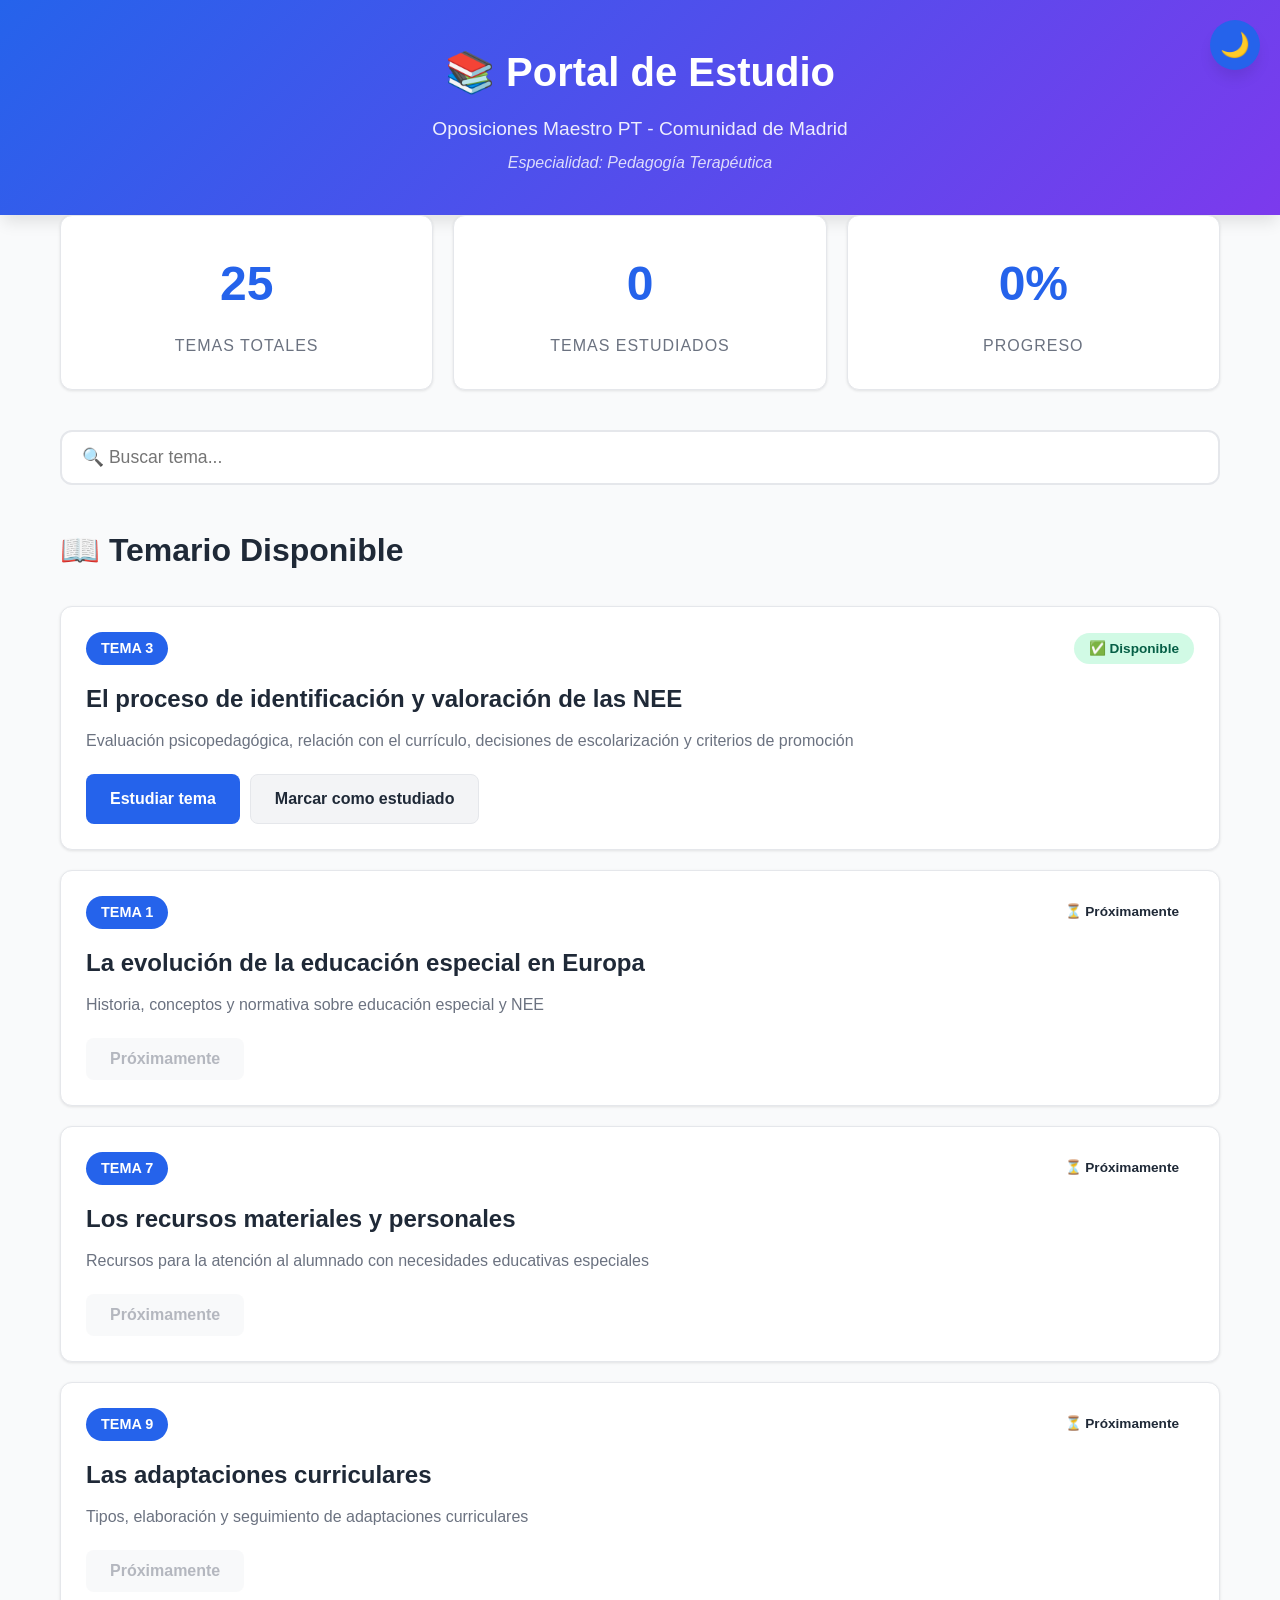
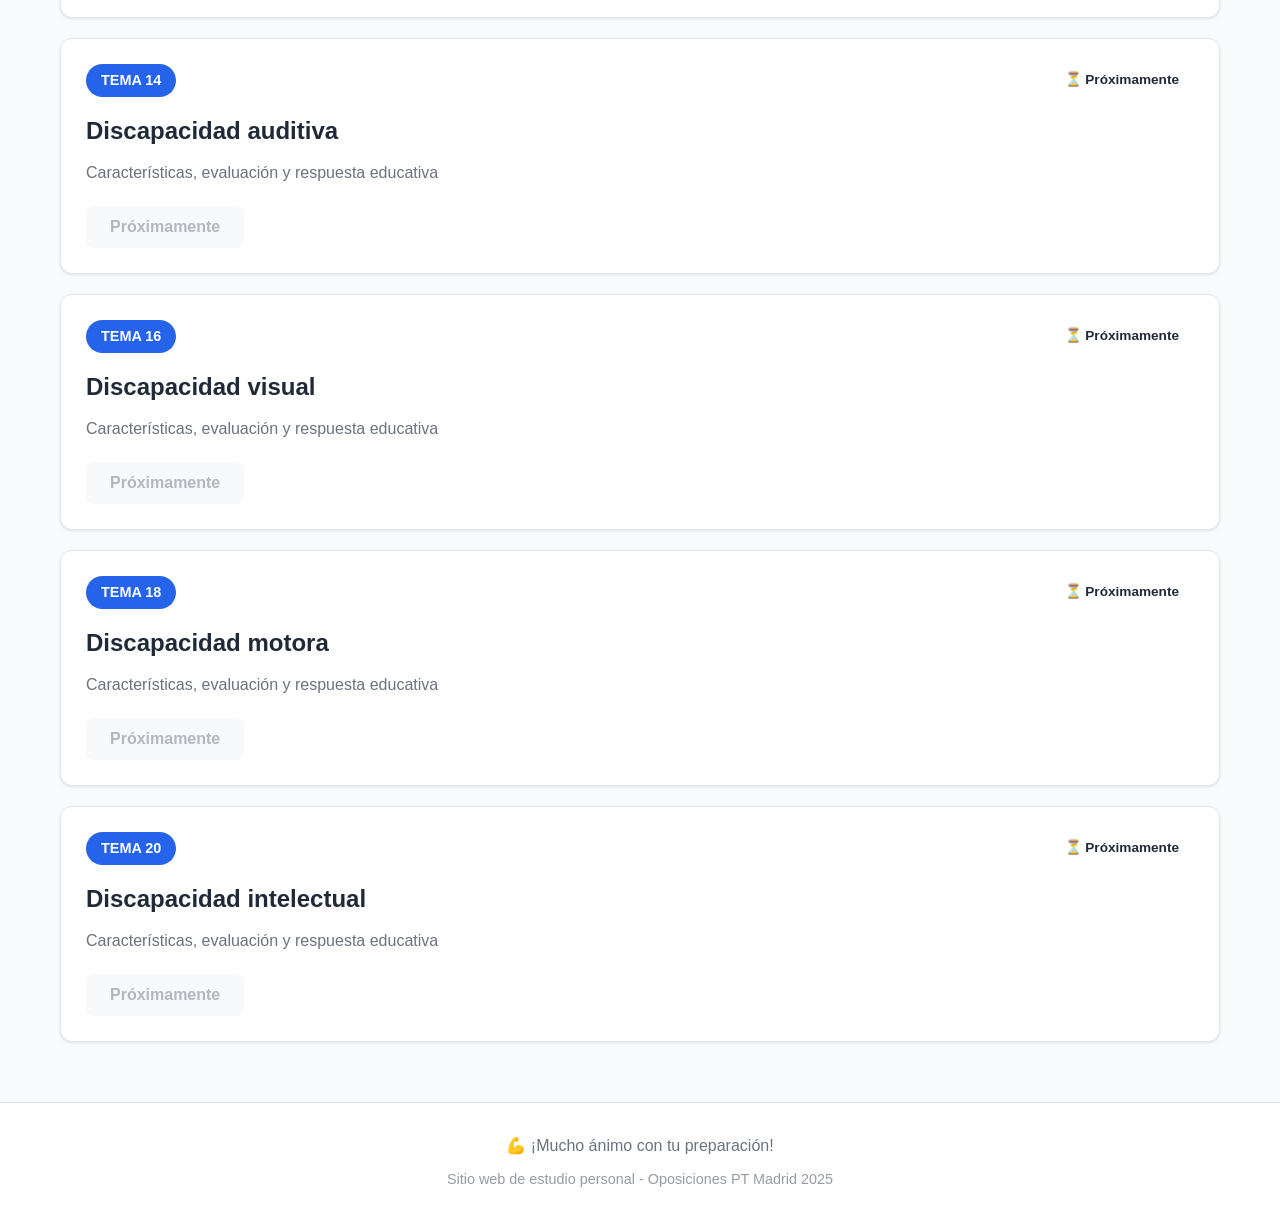
<file: index.html>
<!DOCTYPE html>
<html lang="es">
<head>
    <meta charset="UTF-8">
    <meta name="viewport" content="width=device-width, initial-scale=1.0">
    <title>Oposiciones PT Madrid - Portal de Estudio</title>
    <link rel="stylesheet" href="css/styles.css">
</head>
<body>
    <div class="theme-toggle" onclick="toggleTheme()" title="Cambiar tema">
        <span class="theme-icon">🌙</span>
    </div>

    <header>
        <div class="container">
            <h1>📚 Portal de Estudio</h1>
            <p class="subtitle">Oposiciones Maestro PT - Comunidad de Madrid</p>
            <p class="specialty">Especialidad: Pedagogía Terapéutica</p>
        </div>
    </header>

    <main class="container">
        <section class="stats-section">
            <div class="stat-card">
                <div class="stat-number" id="total-temas">25</div>
                <div class="stat-label">Temas totales</div>
            </div>
            <div class="stat-card">
                <div class="stat-number" id="temas-estudiados">1</div>
                <div class="stat-label">Temas estudiados</div>
            </div>
            <div class="stat-card">
                <div class="stat-number" id="progreso">4%</div>
                <div class="stat-label">Progreso</div>
            </div>
        </section>

        <section class="search-section">
            <input type="text" id="search-input" class="search-input" placeholder="🔍 Buscar tema...">
        </section>

        <section class="temas-section" id="temas-container">
            <h2>📖 Temario Disponible</h2>
            
            <div class="tema-card" data-tema="3">
                <div class="tema-header">
                    <span class="tema-numero">TEMA 3</span>
                    <span class="tema-status estudiado">✅ Disponible</span>
                </div>
                <h3 class="tema-titulo">El proceso de identificación y valoración de las NEE</h3>
                <p class="tema-descripcion">
                    Evaluación psicopedagógica, relación con el currículo, decisiones de escolarización y criterios de promoción
                </p>
                <div class="tema-footer">
                    <a href="tema-03.html" class="btn-primary">Estudiar tema</a>
                    <button class="btn-secondary" onclick="marcarEstudiado(3)">Marcar como estudiado</button>
                </div>
            </div>

            <div class="tema-card" data-tema="1">
                <div class="tema-header">
                    <span class="tema-numero">TEMA 1</span>
                    <span class="tema-status">⏳ Próximamente</span>
                </div>
                <h3 class="tema-titulo">La evolución de la educación especial en Europa</h3>
                <p class="tema-descripcion">
                    Historia, conceptos y normativa sobre educación especial y NEE
                </p>
                <div class="tema-footer">
                    <button class="btn-disabled" disabled>Próximamente</button>
                </div>
            </div>

            <div class="tema-card" data-tema="7">
                <div class="tema-header">
                    <span class="tema-numero">TEMA 7</span>
                    <span class="tema-status">⏳ Próximamente</span>
                </div>
                <h3 class="tema-titulo">Los recursos materiales y personales</h3>
                <p class="tema-descripcion">
                    Recursos para la atención al alumnado con necesidades educativas especiales
                </p>
                <div class="tema-footer">
                    <button class="btn-disabled" disabled>Próximamente</button>
                </div>
            </div>

            <div class="tema-card" data-tema="9">
                <div class="tema-header">
                    <span class="tema-numero">TEMA 9</span>
                    <span class="tema-status">⏳ Próximamente</span>
                </div>
                <h3 class="tema-titulo">Las adaptaciones curriculares</h3>
                <p class="tema-descripcion">
                    Tipos, elaboración y seguimiento de adaptaciones curriculares
                </p>
                <div class="tema-footer">
                    <button class="btn-disabled" disabled>Próximamente</button>
                </div>
            </div>

            <div class="tema-card" data-tema="14">
                <div class="tema-header">
                    <span class="tema-numero">TEMA 14</span>
                    <span class="tema-status">⏳ Próximamente</span>
                </div>
                <h3 class="tema-titulo">Discapacidad auditiva</h3>
                <p class="tema-descripcion">
                    Características, evaluación y respuesta educativa
                </p>
                <div class="tema-footer">
                    <button class="btn-disabled" disabled>Próximamente</button>
                </div>
            </div>

            <div class="tema-card" data-tema="16">
                <div class="tema-header">
                    <span class="tema-numero">TEMA 16</span>
                    <span class="tema-status">⏳ Próximamente</span>
                </div>
                <h3 class="tema-titulo">Discapacidad visual</h3>
                <p class="tema-descripcion">
                    Características, evaluación y respuesta educativa
                </p>
                <div class="tema-footer">
                    <button class="btn-disabled" disabled>Próximamente</button>
                </div>
            </div>

            <div class="tema-card" data-tema="18">
                <div class="tema-header">
                    <span class="tema-numero">TEMA 18</span>
                    <span class="tema-status">⏳ Próximamente</span>
                </div>
                <h3 class="tema-titulo">Discapacidad motora</h3>
                <p class="tema-descripcion">
                    Características, evaluación y respuesta educativa
                </p>
                <div class="tema-footer">
                    <button class="btn-disabled" disabled>Próximamente</button>
                </div>
            </div>

            <div class="tema-card" data-tema="20">
                <div class="tema-header">
                    <span class="tema-numero">TEMA 20</span>
                    <span class="tema-status">⏳ Próximamente</span>
                </div>
                <h3 class="tema-titulo">Discapacidad intelectual</h3>
                <p class="tema-descripcion">
                    Características, evaluación y respuesta educativa
                </p>
                <div class="tema-footer">
                    <button class="btn-disabled" disabled>Próximamente</button>
                </div>
            </div>
        </section>
    </main>

    <footer>
        <div class="container">
            <p>💪 ¡Mucho ánimo con tu preparación!</p>
            <p class="footer-note">Sitio web de estudio personal - Oposiciones PT Madrid 2025</p>
        </div>
    </footer>

    <script src="js/script.js"></script>
</body>
</html>
</file>
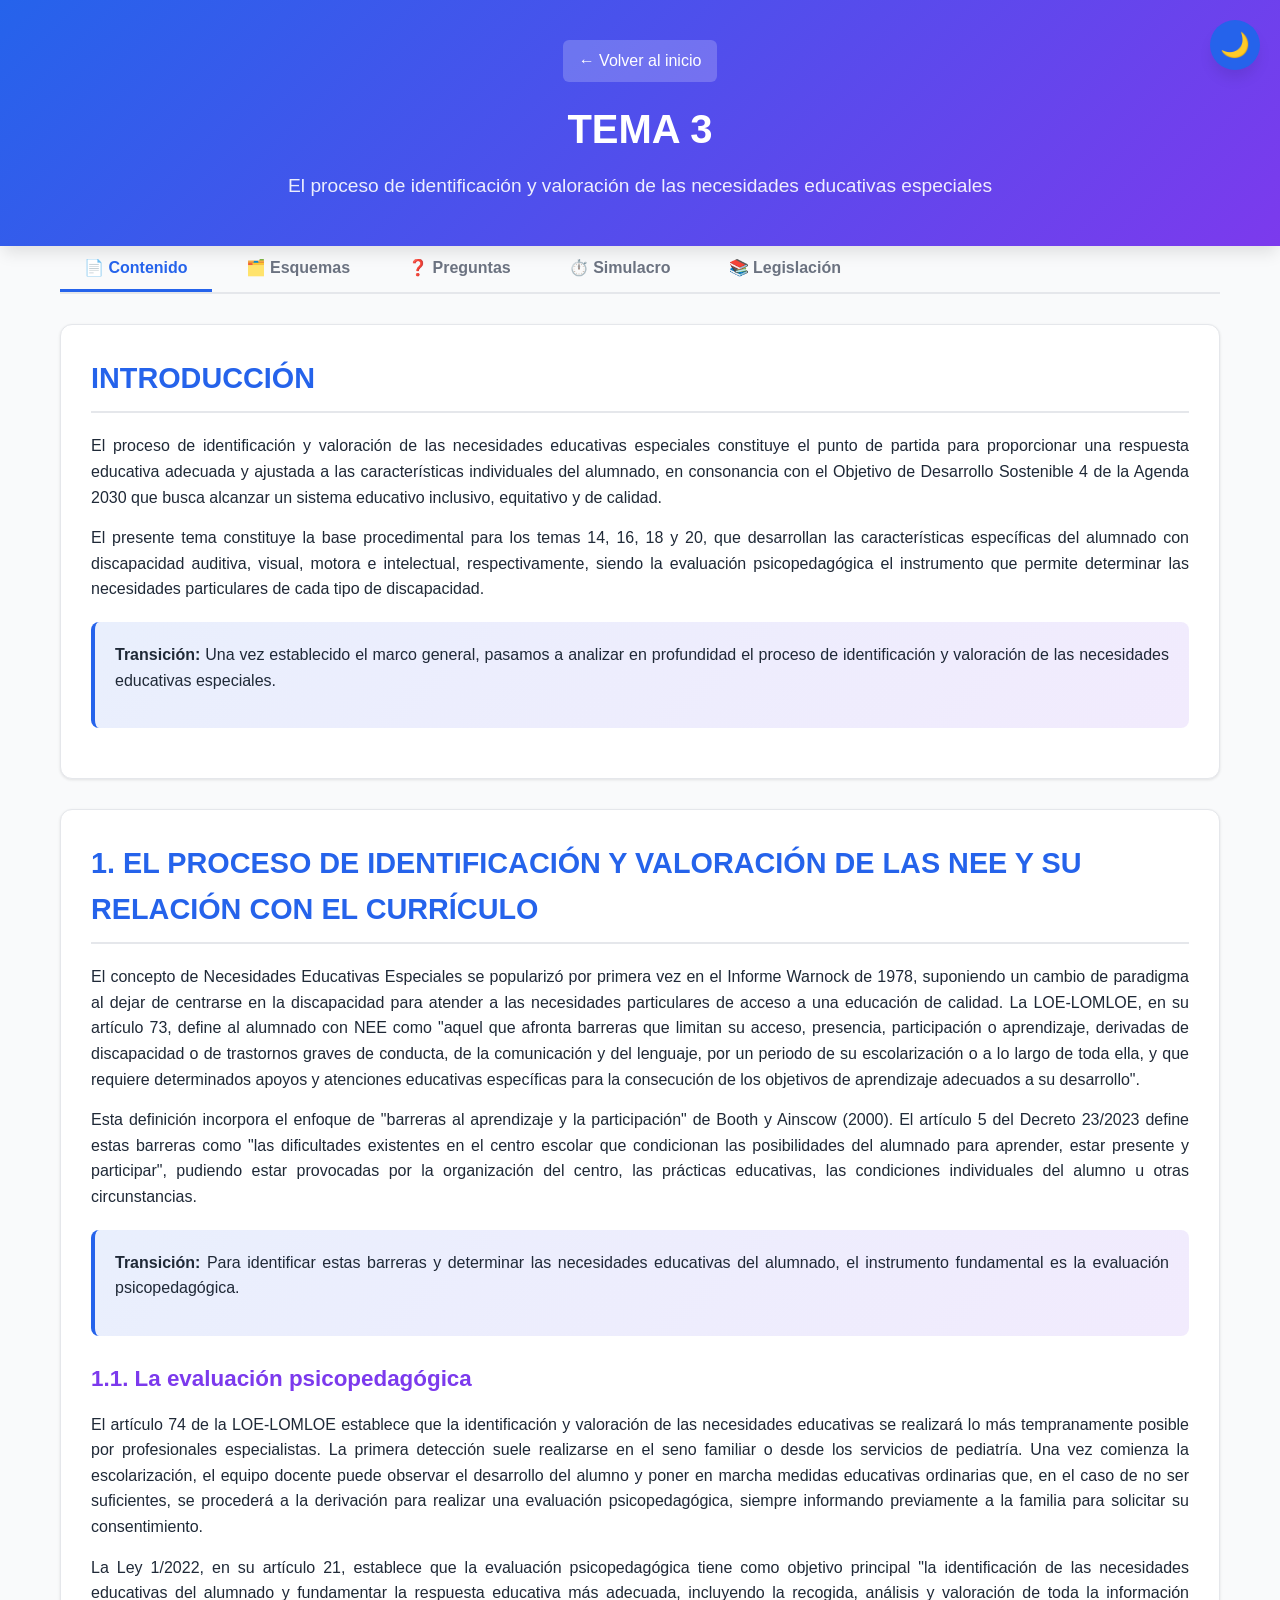
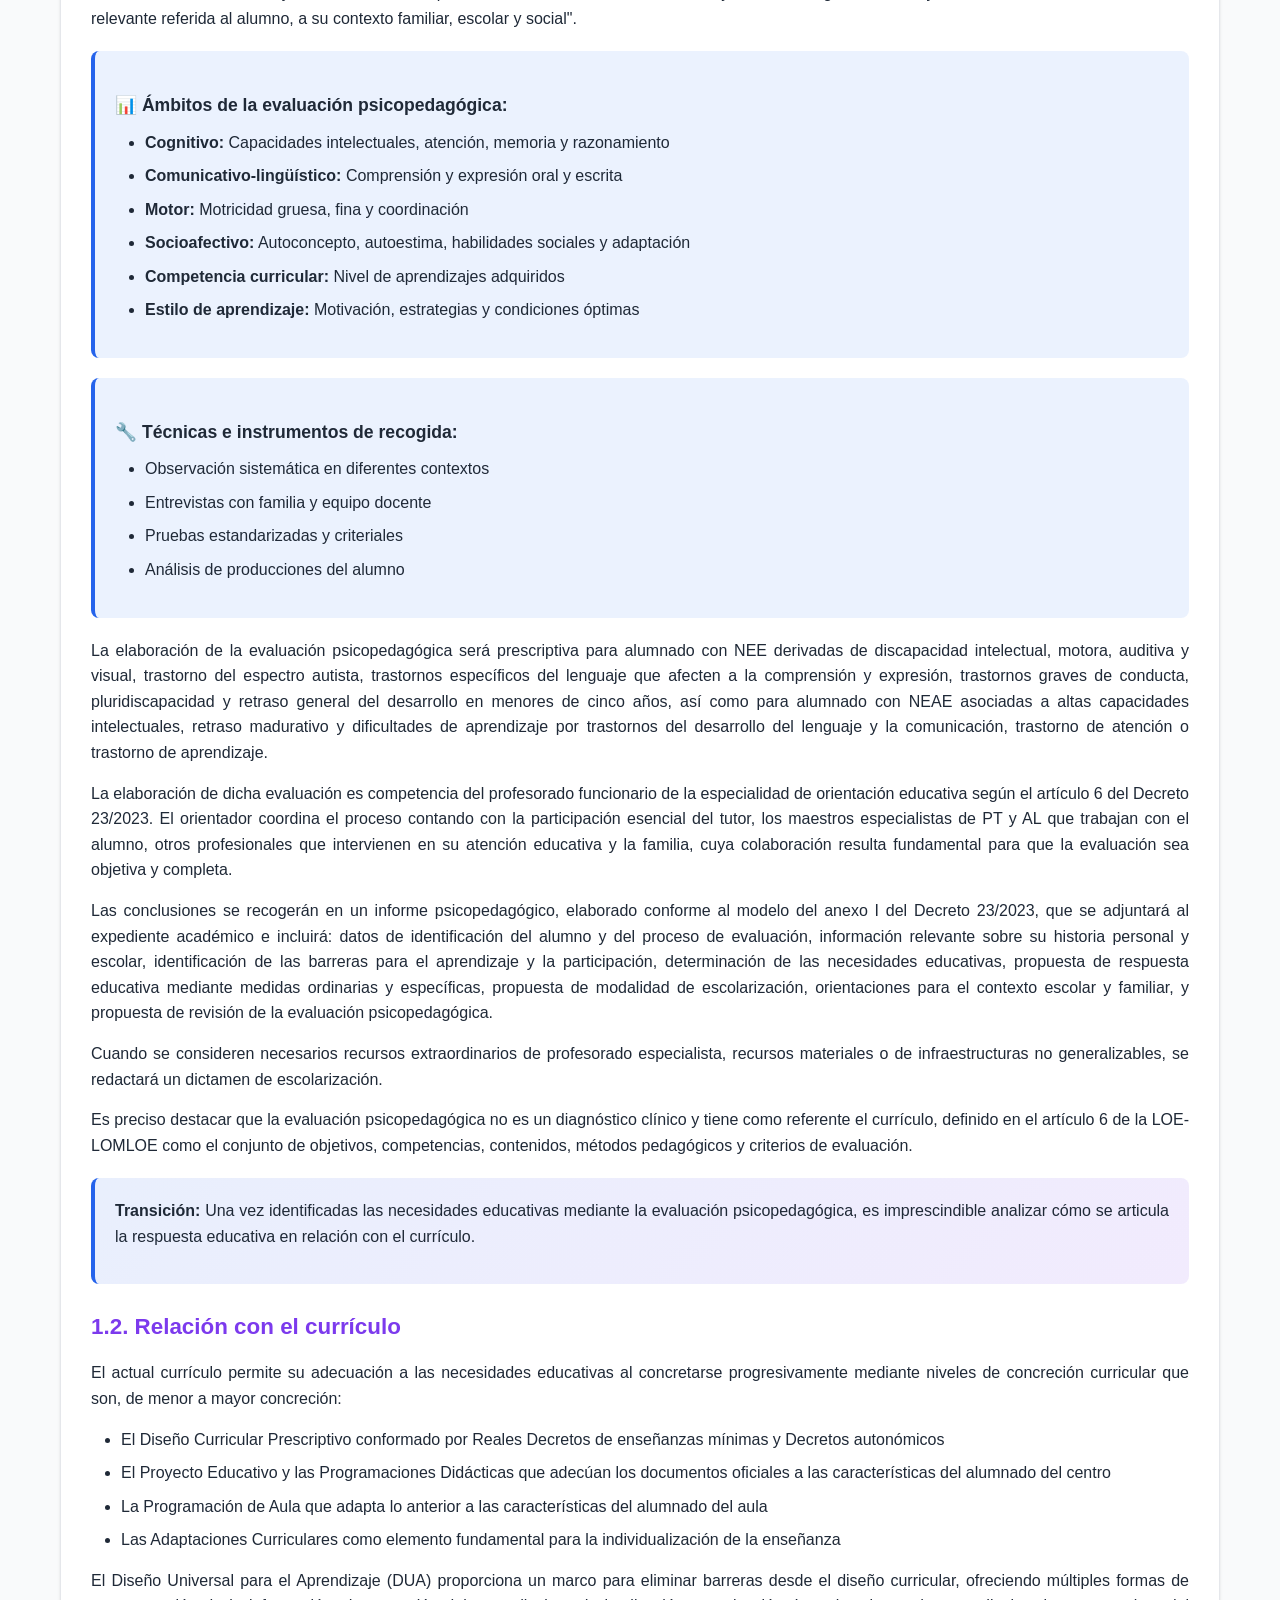
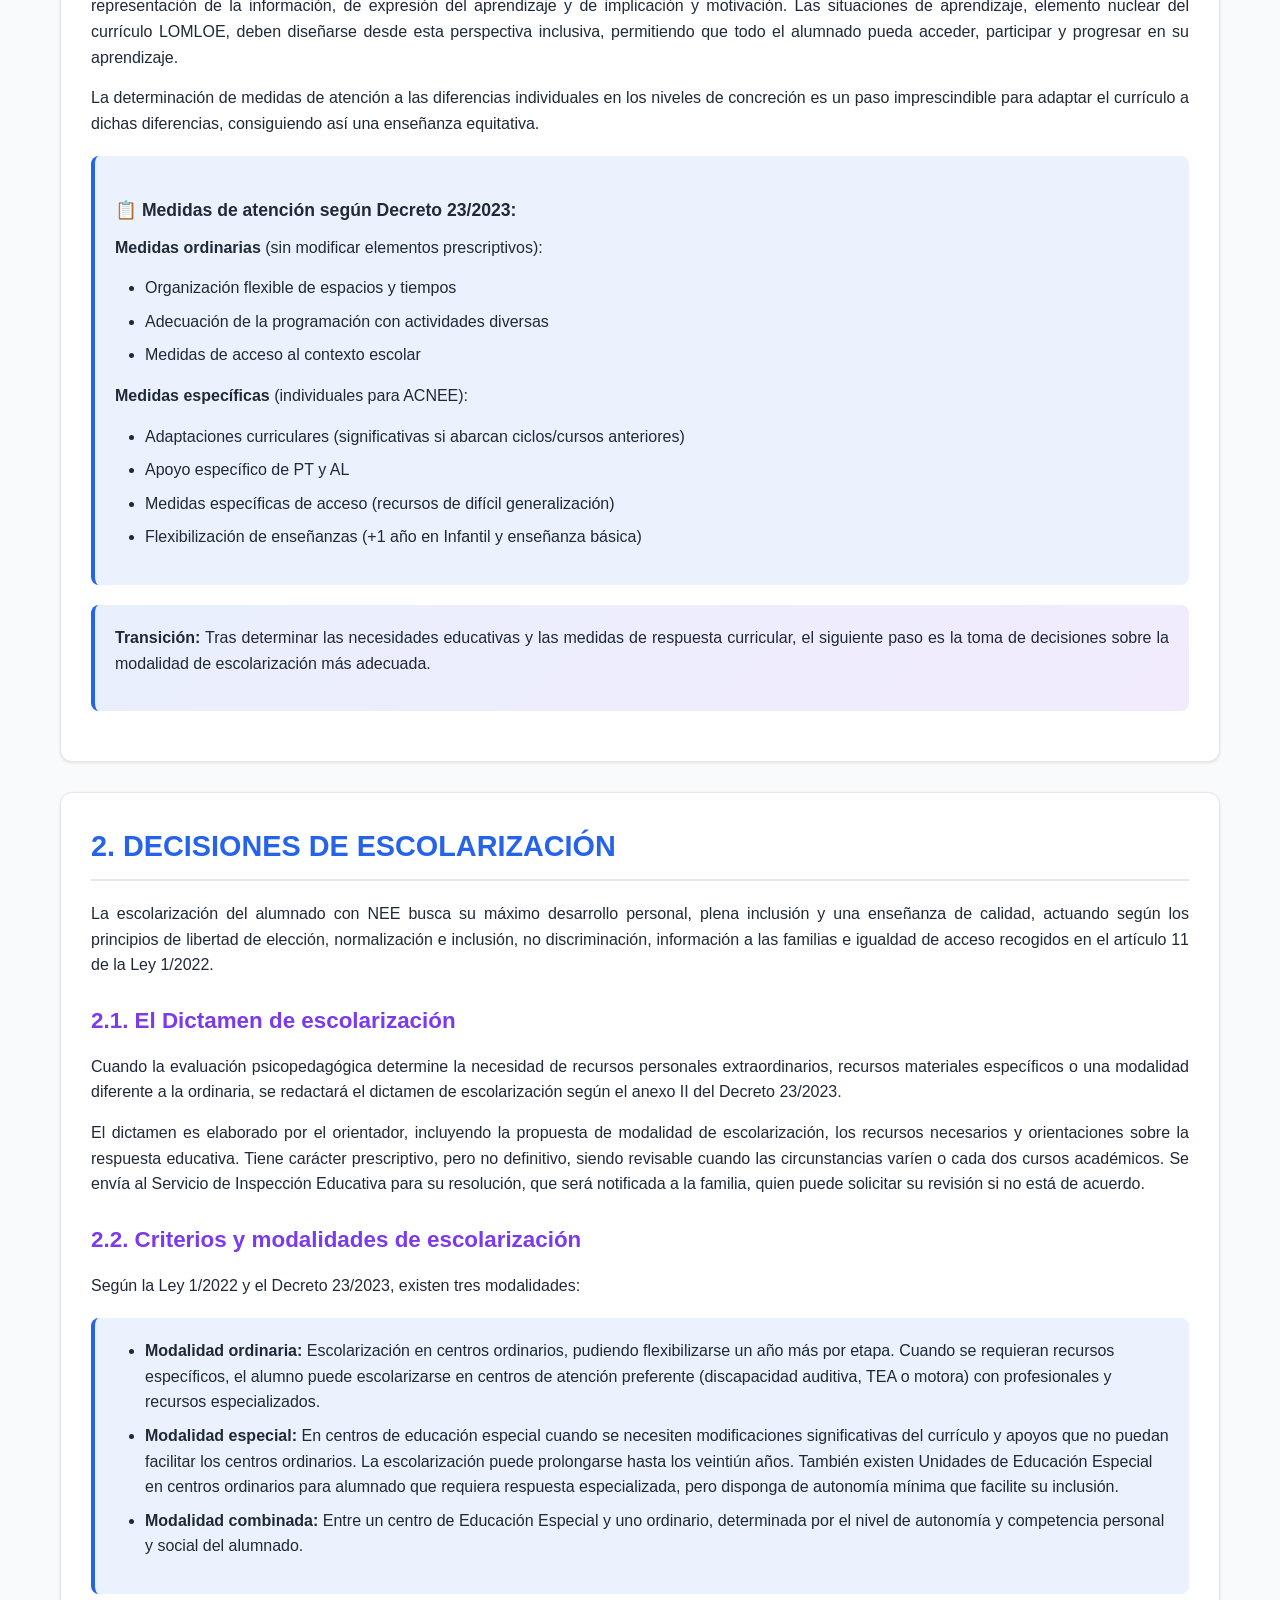
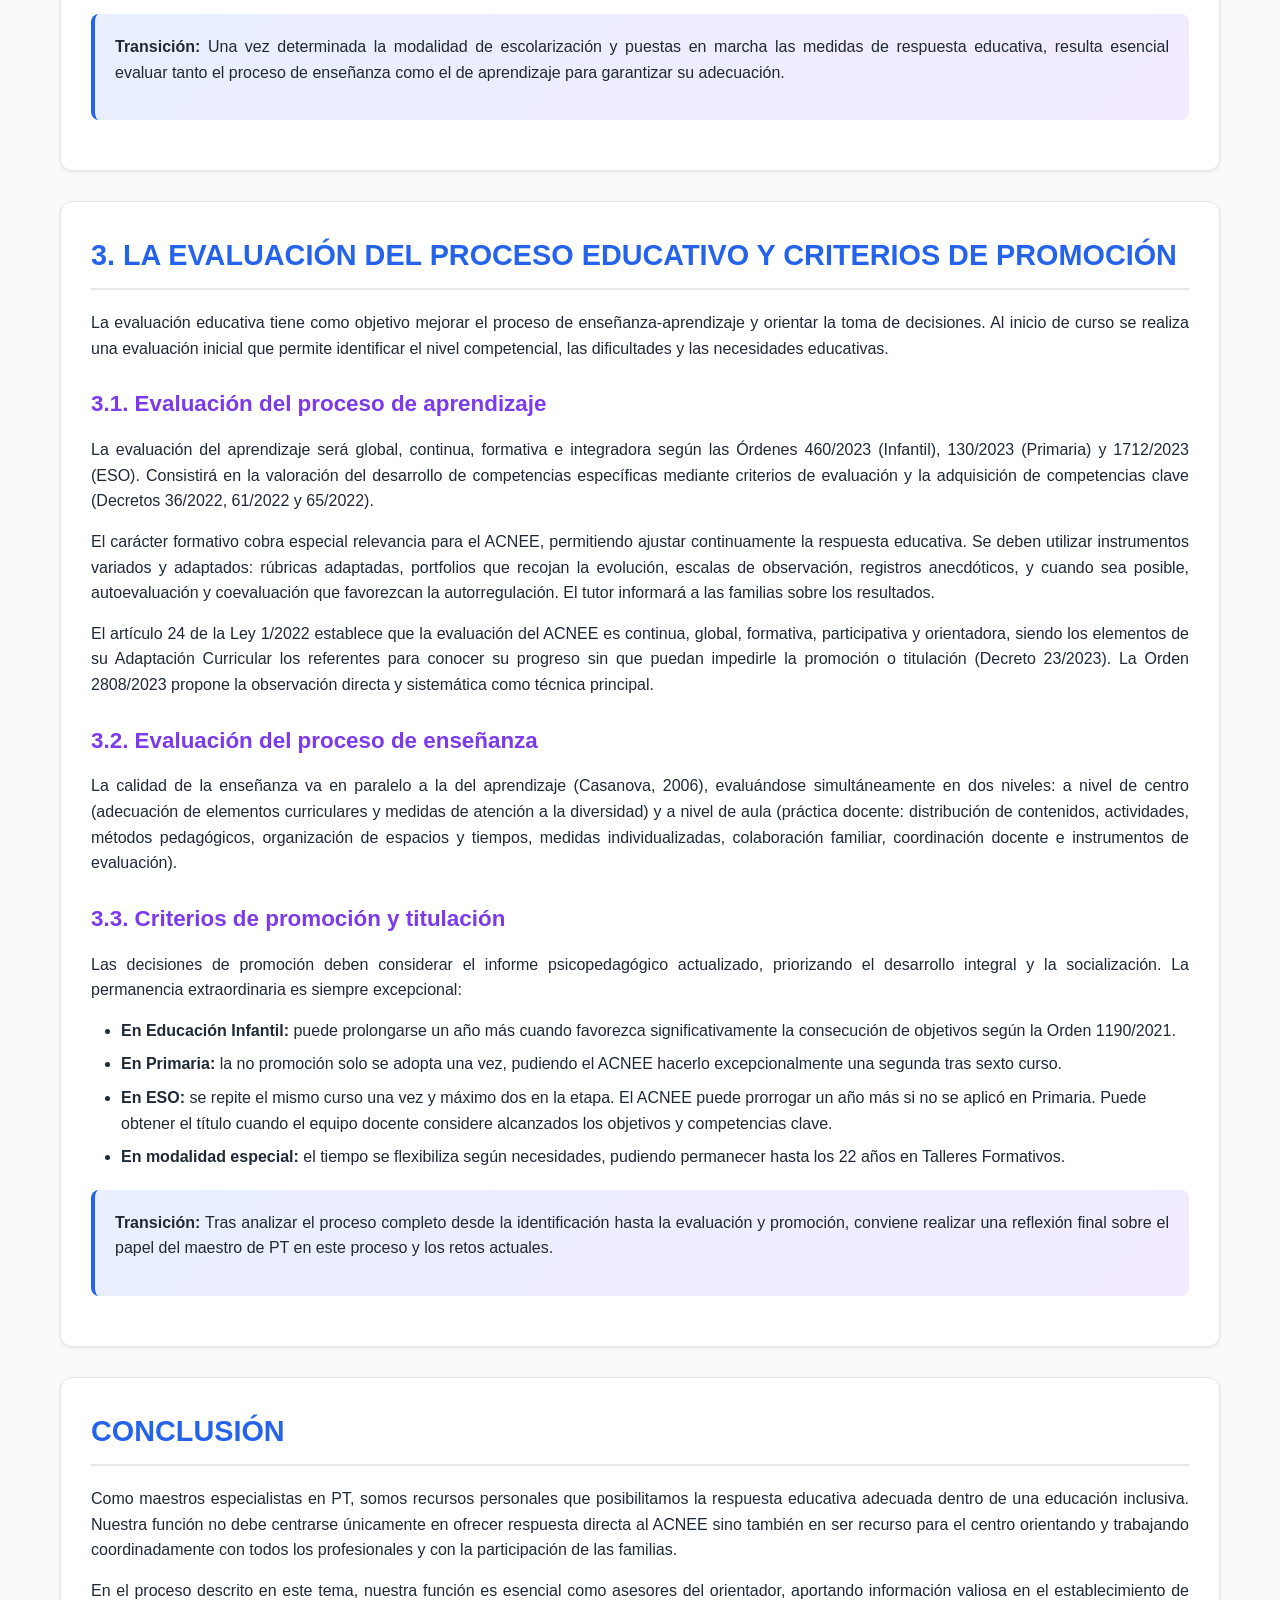
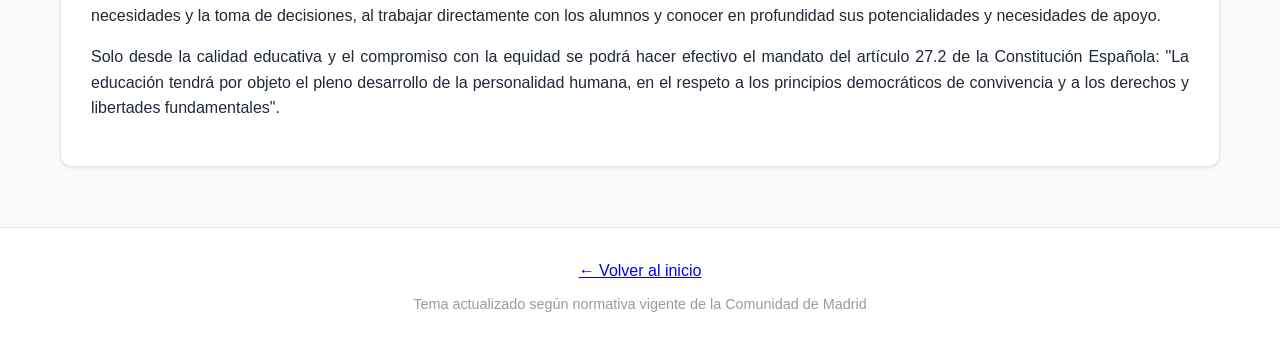
<file: tema-03.html>
<!DOCTYPE html>
<html lang="es">
<head>
    <meta charset="UTF-8">
    <meta name="viewport" content="width=device-width, initial-scale=1.0">
    <title>Tema 3 - Identificación y valoración de las NEE</title>
    <link rel="stylesheet" href="css/styles.css">
</head>
<body>
    <div class="theme-toggle" onclick="toggleTheme()" title="Cambiar tema">
        <span class="theme-icon">🌙</span>
    </div>

    <header>
        <div class="container">
            <a href="index.html" class="back-link">← Volver al inicio</a>
            <h1>TEMA 3</h1>
            <p class="subtitle">El proceso de identificación y valoración de las necesidades educativas especiales</p>
        </div>
    </header>

    <main class="container">
        <div class="tabs">
            <button class="tab-button active" onclick="openTab(event, 'contenido')">📄 Contenido</button>
            <button class="tab-button" onclick="openTab(event, 'esquemas')">🗂️ Esquemas</button>
            <button class="tab-button" onclick="openTab(event, 'preguntas')">❓ Preguntas</button>
            <button class="tab-button" onclick="openTab(event, 'simulacro')">⏱️ Simulacro</button>
            <button class="tab-button" onclick="openTab(event, 'legislacion')">📚 Legislación</button>
        </div>

        <!-- TAB: CONTENIDO -->
        <div id="contenido" class="tab-content active">
            <div class="content-section">
                <h2>INTRODUCCIÓN</h2>
                <p>El proceso de identificación y valoración de las necesidades educativas especiales constituye el punto de partida para proporcionar una respuesta educativa adecuada y ajustada a las características individuales del alumnado, en consonancia con el Objetivo de Desarrollo Sostenible 4 de la Agenda 2030 que busca alcanzar un sistema educativo inclusivo, equitativo y de calidad.</p>
                
                <p>El presente tema constituye la base procedimental para los temas 14, 16, 18 y 20, que desarrollan las características específicas del alumnado con discapacidad auditiva, visual, motora e intelectual, respectivamente, siendo la evaluación psicopedagógica el instrumento que permite determinar las necesidades particulares de cada tipo de discapacidad.</p>
                
                <div class="highlight-box">
                    <p><strong>Transición:</strong> Una vez establecido el marco general, pasamos a analizar en profundidad el proceso de identificación y valoración de las necesidades educativas especiales.</p>
                </div>
            </div>

            <div class="content-section">
                <h2>1. EL PROCESO DE IDENTIFICACIÓN Y VALORACIÓN DE LAS NEE Y SU RELACIÓN CON EL CURRÍCULO</h2>
                
                <p>El concepto de Necesidades Educativas Especiales se popularizó por primera vez en el Informe Warnock de 1978, suponiendo un cambio de paradigma al dejar de centrarse en la discapacidad para atender a las necesidades particulares de acceso a una educación de calidad. La LOE-LOMLOE, en su artículo 73, define al alumnado con NEE como "aquel que afronta barreras que limitan su acceso, presencia, participación o aprendizaje, derivadas de discapacidad o de trastornos graves de conducta, de la comunicación y del lenguaje, por un periodo de su escolarización o a lo largo de toda ella, y que requiere determinados apoyos y atenciones educativas específicas para la consecución de los objetivos de aprendizaje adecuados a su desarrollo".</p>

                <p>Esta definición incorpora el enfoque de "barreras al aprendizaje y la participación" de Booth y Ainscow (2000). El artículo 5 del Decreto 23/2023 define estas barreras como "las dificultades existentes en el centro escolar que condicionan las posibilidades del alumnado para aprender, estar presente y participar", pudiendo estar provocadas por la organización del centro, las prácticas educativas, las condiciones individuales del alumno u otras circunstancias.</p>

                <div class="highlight-box">
                    <p><strong>Transición:</strong> Para identificar estas barreras y determinar las necesidades educativas del alumnado, el instrumento fundamental es la evaluación psicopedagógica.</p>
                </div>

                <h3>1.1. La evaluación psicopedagógica</h3>
                
                <p>El artículo 74 de la LOE-LOMLOE establece que la identificación y valoración de las necesidades educativas se realizará lo más tempranamente posible por profesionales especialistas. La primera detección suele realizarse en el seno familiar o desde los servicios de pediatría. Una vez comienza la escolarización, el equipo docente puede observar el desarrollo del alumno y poner en marcha medidas educativas ordinarias que, en el caso de no ser suficientes, se procederá a la derivación para realizar una evaluación psicopedagógica, siempre informando previamente a la familia para solicitar su consentimiento.</p>

                <p>La Ley 1/2022, en su artículo 21, establece que la evaluación psicopedagógica tiene como objetivo principal "la identificación de las necesidades educativas del alumnado y fundamentar la respuesta educativa más adecuada, incluyendo la recogida, análisis y valoración de toda la información relevante referida al alumno, a su contexto familiar, escolar y social".</p>

                <div class="info-box">
                    <h4>📊 Ámbitos de la evaluación psicopedagógica:</h4>
                    <ul>
                        <li><strong>Cognitivo:</strong> Capacidades intelectuales, atención, memoria y razonamiento</li>
                        <li><strong>Comunicativo-lingüístico:</strong> Comprensión y expresión oral y escrita</li>
                        <li><strong>Motor:</strong> Motricidad gruesa, fina y coordinación</li>
                        <li><strong>Socioafectivo:</strong> Autoconcepto, autoestima, habilidades sociales y adaptación</li>
                        <li><strong>Competencia curricular:</strong> Nivel de aprendizajes adquiridos</li>
                        <li><strong>Estilo de aprendizaje:</strong> Motivación, estrategias y condiciones óptimas</li>
                    </ul>
                </div>

                <div class="info-box">
                    <h4>🔧 Técnicas e instrumentos de recogida:</h4>
                    <ul>
                        <li>Observación sistemática en diferentes contextos</li>
                        <li>Entrevistas con familia y equipo docente</li>
                        <li>Pruebas estandarizadas y criteriales</li>
                        <li>Análisis de producciones del alumno</li>
                    </ul>
                </div>

                <p>La elaboración de la evaluación psicopedagógica será prescriptiva para alumnado con NEE derivadas de discapacidad intelectual, motora, auditiva y visual, trastorno del espectro autista, trastornos específicos del lenguaje que afecten a la comprensión y expresión, trastornos graves de conducta, pluridiscapacidad y retraso general del desarrollo en menores de cinco años, así como para alumnado con NEAE asociadas a altas capacidades intelectuales, retraso madurativo y dificultades de aprendizaje por trastornos del desarrollo del lenguaje y la comunicación, trastorno de atención o trastorno de aprendizaje.</p>

                <p>La elaboración de dicha evaluación es competencia del profesorado funcionario de la especialidad de orientación educativa según el artículo 6 del Decreto 23/2023. El orientador coordina el proceso contando con la participación esencial del tutor, los maestros especialistas de PT y AL que trabajan con el alumno, otros profesionales que intervienen en su atención educativa y la familia, cuya colaboración resulta fundamental para que la evaluación sea objetiva y completa.</p>

                <p>Las conclusiones se recogerán en un informe psicopedagógico, elaborado conforme al modelo del anexo I del Decreto 23/2023, que se adjuntará al expediente académico e incluirá: datos de identificación del alumno y del proceso de evaluación, información relevante sobre su historia personal y escolar, identificación de las barreras para el aprendizaje y la participación, determinación de las necesidades educativas, propuesta de respuesta educativa mediante medidas ordinarias y específicas, propuesta de modalidad de escolarización, orientaciones para el contexto escolar y familiar, y propuesta de revisión de la evaluación psicopedagógica.</p>

                <p>Cuando se consideren necesarios recursos extraordinarios de profesorado especialista, recursos materiales o de infraestructuras no generalizables, se redactará un dictamen de escolarización.</p>

                <p>Es preciso destacar que la evaluación psicopedagógica no es un diagnóstico clínico y tiene como referente el currículo, definido en el artículo 6 de la LOE-LOMLOE como el conjunto de objetivos, competencias, contenidos, métodos pedagógicos y criterios de evaluación.</p>

                <div class="highlight-box">
                    <p><strong>Transición:</strong> Una vez identificadas las necesidades educativas mediante la evaluación psicopedagógica, es imprescindible analizar cómo se articula la respuesta educativa en relación con el currículo.</p>
                </div>

                <h3>1.2. Relación con el currículo</h3>
                
                <p>El actual currículo permite su adecuación a las necesidades educativas al concretarse progresivamente mediante niveles de concreción curricular que son, de menor a mayor concreción:</p>

                <ul>
                    <li>El Diseño Curricular Prescriptivo conformado por Reales Decretos de enseñanzas mínimas y Decretos autonómicos</li>
                    <li>El Proyecto Educativo y las Programaciones Didácticas que adecúan los documentos oficiales a las características del alumnado del centro</li>
                    <li>La Programación de Aula que adapta lo anterior a las características del alumnado del aula</li>
                    <li>Las Adaptaciones Curriculares como elemento fundamental para la individualización de la enseñanza</li>
                </ul>

                <p>El Diseño Universal para el Aprendizaje (DUA) proporciona un marco para eliminar barreras desde el diseño curricular, ofreciendo múltiples formas de representación de la información, de expresión del aprendizaje y de implicación y motivación. Las situaciones de aprendizaje, elemento nuclear del currículo LOMLOE, deben diseñarse desde esta perspectiva inclusiva, permitiendo que todo el alumnado pueda acceder, participar y progresar en su aprendizaje.</p>

                <p>La determinación de medidas de atención a las diferencias individuales en los niveles de concreción es un paso imprescindible para adaptar el currículo a dichas diferencias, consiguiendo así una enseñanza equitativa.</p>

                <div class="info-box">
                    <h4>📋 Medidas de atención según Decreto 23/2023:</h4>
                    <p><strong>Medidas ordinarias</strong> (sin modificar elementos prescriptivos):</p>
                    <ul>
                        <li>Organización flexible de espacios y tiempos</li>
                        <li>Adecuación de la programación con actividades diversas</li>
                        <li>Medidas de acceso al contexto escolar</li>
                    </ul>
                    <p><strong>Medidas específicas</strong> (individuales para ACNEE):</p>
                    <ul>
                        <li>Adaptaciones curriculares (significativas si abarcan ciclos/cursos anteriores)</li>
                        <li>Apoyo específico de PT y AL</li>
                        <li>Medidas específicas de acceso (recursos de difícil generalización)</li>
                        <li>Flexibilización de enseñanzas (+1 año en Infantil y enseñanza básica)</li>
                    </ul>
                </div>

                <div class="highlight-box">
                    <p><strong>Transición:</strong> Tras determinar las necesidades educativas y las medidas de respuesta curricular, el siguiente paso es la toma de decisiones sobre la modalidad de escolarización más adecuada.</p>
                </div>
            </div>

            <div class="content-section">
                <h2>2. DECISIONES DE ESCOLARIZACIÓN</h2>
                
                <p>La escolarización del alumnado con NEE busca su máximo desarrollo personal, plena inclusión y una enseñanza de calidad, actuando según los principios de libertad de elección, normalización e inclusión, no discriminación, información a las familias e igualdad de acceso recogidos en el artículo 11 de la Ley 1/2022.</p>

                <h3>2.1. El Dictamen de escolarización</h3>
                
                <p>Cuando la evaluación psicopedagógica determine la necesidad de recursos personales extraordinarios, recursos materiales específicos o una modalidad diferente a la ordinaria, se redactará el dictamen de escolarización según el anexo II del Decreto 23/2023.</p>

                <p>El dictamen es elaborado por el orientador, incluyendo la propuesta de modalidad de escolarización, los recursos necesarios y orientaciones sobre la respuesta educativa. Tiene carácter prescriptivo, pero no definitivo, siendo revisable cuando las circunstancias varíen o cada dos cursos académicos. Se envía al Servicio de Inspección Educativa para su resolución, que será notificada a la familia, quien puede solicitar su revisión si no está de acuerdo.</p>

                <h3>2.2. Criterios y modalidades de escolarización</h3>
                
                <p>Según la Ley 1/2022 y el Decreto 23/2023, existen tres modalidades:</p>

                <div class="info-box">
                    <ul>
                        <li><strong>Modalidad ordinaria:</strong> Escolarización en centros ordinarios, pudiendo flexibilizarse un año más por etapa. Cuando se requieran recursos específicos, el alumno puede escolarizarse en centros de atención preferente (discapacidad auditiva, TEA o motora) con profesionales y recursos especializados.</li>
                        
                        <li><strong>Modalidad especial:</strong> En centros de educación especial cuando se necesiten modificaciones significativas del currículo y apoyos que no puedan facilitar los centros ordinarios. La escolarización puede prolongarse hasta los veintiún años. También existen Unidades de Educación Especial en centros ordinarios para alumnado que requiera respuesta especializada, pero disponga de autonomía mínima que facilite su inclusión.</li>
                        
                        <li><strong>Modalidad combinada:</strong> Entre un centro de Educación Especial y uno ordinario, determinada por el nivel de autonomía y competencia personal y social del alumnado.</li>
                    </ul>
                </div>

                <div class="highlight-box">
                    <p><strong>Transición:</strong> Una vez determinada la modalidad de escolarización y puestas en marcha las medidas de respuesta educativa, resulta esencial evaluar tanto el proceso de enseñanza como el de aprendizaje para garantizar su adecuación.</p>
                </div>
            </div>

            <div class="content-section">
                <h2>3. LA EVALUACIÓN DEL PROCESO EDUCATIVO Y CRITERIOS DE PROMOCIÓN</h2>
                
                <p>La evaluación educativa tiene como objetivo mejorar el proceso de enseñanza-aprendizaje y orientar la toma de decisiones. Al inicio de curso se realiza una evaluación inicial que permite identificar el nivel competencial, las dificultades y las necesidades educativas.</p>

                <h3>3.1. Evaluación del proceso de aprendizaje</h3>
                
                <p>La evaluación del aprendizaje será global, continua, formativa e integradora según las Órdenes 460/2023 (Infantil), 130/2023 (Primaria) y 1712/2023 (ESO). Consistirá en la valoración del desarrollo de competencias específicas mediante criterios de evaluación y la adquisición de competencias clave (Decretos 36/2022, 61/2022 y 65/2022).</p>

                <p>El carácter formativo cobra especial relevancia para el ACNEE, permitiendo ajustar continuamente la respuesta educativa. Se deben utilizar instrumentos variados y adaptados: rúbricas adaptadas, portfolios que recojan la evolución, escalas de observación, registros anecdóticos, y cuando sea posible, autoevaluación y coevaluación que favorezcan la autorregulación. El tutor informará a las familias sobre los resultados.</p>

                <p>El artículo 24 de la Ley 1/2022 establece que la evaluación del ACNEE es continua, global, formativa, participativa y orientadora, siendo los elementos de su Adaptación Curricular los referentes para conocer su progreso sin que puedan impedirle la promoción o titulación (Decreto 23/2023). La Orden 2808/2023 propone la observación directa y sistemática como técnica principal.</p>

                <h3>3.2. Evaluación del proceso de enseñanza</h3>
                
                <p>La calidad de la enseñanza va en paralelo a la del aprendizaje (Casanova, 2006), evaluándose simultáneamente en dos niveles: a nivel de centro (adecuación de elementos curriculares y medidas de atención a la diversidad) y a nivel de aula (práctica docente: distribución de contenidos, actividades, métodos pedagógicos, organización de espacios y tiempos, medidas individualizadas, colaboración familiar, coordinación docente e instrumentos de evaluación).</p>

                <h3>3.3. Criterios de promoción y titulación</h3>
                
                <p>Las decisiones de promoción deben considerar el informe psicopedagógico actualizado, priorizando el desarrollo integral y la socialización. La permanencia extraordinaria es siempre excepcional:</p>

                <ul>
                    <li><strong>En Educación Infantil:</strong> puede prolongarse un año más cuando favorezca significativamente la consecución de objetivos según la Orden 1190/2021.</li>
                    
                    <li><strong>En Primaria:</strong> la no promoción solo se adopta una vez, pudiendo el ACNEE hacerlo excepcionalmente una segunda tras sexto curso.</li>
                    
                    <li><strong>En ESO:</strong> se repite el mismo curso una vez y máximo dos en la etapa. El ACNEE puede prorrogar un año más si no se aplicó en Primaria. Puede obtener el título cuando el equipo docente considere alcanzados los objetivos y competencias clave.</li>
                    
                    <li><strong>En modalidad especial:</strong> el tiempo se flexibiliza según necesidades, pudiendo permanecer hasta los 22 años en Talleres Formativos.</li>
                </ul>

                <div class="highlight-box">
                    <p><strong>Transición:</strong> Tras analizar el proceso completo desde la identificación hasta la evaluación y promoción, conviene realizar una reflexión final sobre el papel del maestro de PT en este proceso y los retos actuales.</p>
                </div>
            </div>

            <div class="content-section">
                <h2>CONCLUSIÓN</h2>
                
                <p>Como maestros especialistas en PT, somos recursos personales que posibilitamos la respuesta educativa adecuada dentro de una educación inclusiva. Nuestra función no debe centrarse únicamente en ofrecer respuesta directa al ACNEE sino también en ser recurso para el centro orientando y trabajando coordinadamente con todos los profesionales y con la participación de las familias.</p>

                <p>En el proceso descrito en este tema, nuestra función es esencial como asesores del orientador, aportando información valiosa en el establecimiento de necesidades y la toma de decisiones, al trabajar directamente con los alumnos y conocer en profundidad sus potencialidades y necesidades de apoyo.</p>

                <p>Solo desde la calidad educativa y el compromiso con la equidad se podrá hacer efectivo el mandato del artículo 27.2 de la Constitución Española: "La educación tendrá por objeto el pleno desarrollo de la personalidad humana, en el respeto a los principios democráticos de convivencia y a los derechos y libertades fundamentales".</p>
            </div>
        </div>

        <!-- TAB: ESQUEMAS -->
        <div id="esquemas" class="tab-content">
            <div class="content-section">
                <h2>📊 Esquemas Visuales del Tema</h2>
                
                <div class="collapsible-section">
                    <button class="collapsible-btn" onclick="toggleCollapsible(this)">
                        <span class="toggle-icon">▶</span> Estructura General del Tema
                    </button>
                    <div class="collapsible-content">
                        <pre class="schema-box">
TEMA 3: IDENTIFICACIÓN, VALORACIÓN, ESCOLARIZACIÓN Y EVALUACIÓN NEE

├─ INTRODUCCIÓN
│  └─ Marco: ODS 4, base para temas 14-16-18-20
│
├─ 1. IDENTIFICACIÓN Y VALORACIÓN + CURRÍCULO
│  │
│  ├─ 1.1 EVALUACIÓN PSICOPEDAGÓGICA ⭐⭐⭐
│  │   ├─ Marco legal: Art. 74 LOE-LOMLOE, Ley 1/2022, Decreto 23/2023
│  │   ├─ Ámbitos (6): Cognitivo, Comunicativo, Motor, 
│  │   │                Socioafectivo, Competencia curricular, Estilo
│  │   ├─ Técnicas: Observación, Entrevistas, Pruebas, Análisis
│  │   ├─ Responsables: Orientador + Tutor + PT/AL + Familia
│  │   ├─ Producto: INFORME PSICOPEDAGÓGICO (Anexo I)
│  │   └─ Si recursos extraordinarios → DICTAMEN
│  │
│  └─ 1.2 RELACIÓN CON EL CURRÍCULO
│      ├─ Niveles concreción (4): Prescriptivo → PE/PD → PA → AC
│      ├─ DUA: 3 principios (representación, expresión, motivación)
│      └─ Medidas: ORDINARIAS / ESPECÍFICAS
│
├─ 2. DECISIONES DE ESCOLARIZACIÓN
│  │
│  ├─ 2.1 DICTAMEN DE ESCOLARIZACIÓN
│  │   • Elabora: Orientador (Anexo II)
│  │   • Resuelve: Inspección Educativa
│  │   • Carácter: Prescriptivo pero revisable (cada 2 años)
│  │
│  └─ 2.2 MODALIDADES (3)
│      • ORDINARIA (+ centros atención preferente)
│      • ESPECIAL (CEE o UEE) hasta 21 años
│      • COMBINADA
│
└─ 3. EVALUACIÓN Y PROMOCIÓN
   │
   ├─ 3.1 EVALUACIÓN APRENDIZAJE
   │   • Características: Global, continua, formativa, integradora
   │   • Instrumentos: Rúbricas, portfolios, observación, registros
   │   • Referente ACNEE: Elementos de su AC
   │
   ├─ 3.2 EVALUACIÓN ENSEÑANZA
   │   • Nivel centro: Elementos curriculares
   │   • Nivel aula: Práctica docente
   │
   └─ 3.3 PROMOCIÓN Y TITULACIÓN
       • Infantil: +1 año excepcional
       • Primaria: No promoción 1 vez (ACNEE: 2ª tras 6º)
       • ESO: Repetir 1 vez/curso, máx 2/etapa
       • Especial: Hasta 22 años
                        </pre>
                    </div>
                </div>

                <div class="collapsible-section">
                    <button class="collapsible-btn" onclick="toggleCollapsible(this)">
                        <span class="toggle-icon">▶</span> Evaluación Psicopedagógica (Detallada)
                    </button>
                    <div class="collapsible-content">
                        <pre class="schema-box">
EVALUACIÓN PSICOPEDAGÓGICA

MARCO LEGAL:
├─ Art. 74 LOE-LOMLOE: Identificación temprana
├─ Ley 1/2022, art. 21: Objetivo de la evaluación
├─ Decreto 23/2023, art. 6: Competencia orientadores
└─ Anexo I Decreto 23/2023: Modelo informe

ÁMBITOS EXPLORADOS (nemotecnia: "COCO ME SALVA"):
├─ COgnitivo: Capacidades, atención, memoria, razonamiento
├─ COmunicativo-lingüístico: Comprensión/expresión oral/escrita
├─ Motor: Motricidad gruesa, fina, coordinación
├─ socioafEctivo: Autoconcepto, autoestima, HHSS, adaptación
├─ Competencia Curricular: Nivel de aprendizajes
└─ estilo de Aprendizaje: Motivación, estrategias, condiciones

TÉCNICAS E INSTRUMENTOS (nemotecnia: "OEPA"):
├─ Observación sistemática (contextos variados)
├─ Entrevistas (familia + equipo docente)
├─ Pruebas estandarizadas y criteriales
└─ Análisis de producciones del alumno

PROFESIONALES IMPLICADOS:
├─ ORIENTADOR ← Coordina el proceso
├─ Tutor → Información contexto aula
├─ PT/AL → Información específica de apoyos
├─ Otros profesionales → Fisio, PTSC, etc.
└─ FAMILIA → Información contexto familiar (ESENCIAL)

PRODUCTOS:
├─ INFORME PSICOPEDAGÓGICO (Anexo I)
│   ├─ Datos identificación
│   ├─ Historia personal/escolar
│   ├─ Identificación barreras
│   ├─ Determinación NEE
│   ├─ Propuesta medidas (ordinarias/específicas)
│   ├─ Propuesta modalidad escolarización
│   ├─ Orientaciones (centro/familia)
│   └─ Propuesta revisión
│
└─ DICTAMEN ESCOLARIZACIÓN (si recursos extraordinarios)
    └─ Anexo II del Decreto 23/2023
                        </pre>
                    </div>
                </div>

                <div class="collapsible-section">
                    <button class="collapsible-btn" onclick="toggleCollapsible(this)">
                        <span class="toggle-icon">▶</span> Datos Numéricos Clave
                    </button>
                    <div class="collapsible-content">
                        <div class="info-box">
                            <table class="data-table">
                                <thead>
                                    <tr>
                                        <th>Concepto</th>
                                        <th>Número</th>
                                        <th>Recordatorio</th>
                                    </tr>
                                </thead>
                                <tbody>
                                    <tr>
                                        <td>Ámbitos evaluación psicopedagógica</td>
                                        <td><strong>6</strong></td>
                                        <td>COCO ME SALVA</td>
                                    </tr>
                                    <tr>
                                        <td>Técnicas recogida información</td>
                                        <td><strong>4</strong></td>
                                        <td>OEPA</td>
                                    </tr>
                                    <tr>
                                        <td>Niveles concreción curricular</td>
                                        <td><strong>4</strong></td>
                                        <td>Macro → Micro</td>
                                    </tr>
                                    <tr>
                                        <td>Principios DUA</td>
                                        <td><strong>3</strong></td>
                                        <td>Representación, Expresión, Motivación</td>
                                    </tr>
                                    <tr>
                                        <td>Modalidades escolarización</td>
                                        <td><strong>3</strong></td>
                                        <td>Ordinaria, Especial, Combinada</td>
                                    </tr>
                                    <tr>
                                        <td>Edad máxima EE</td>
                                        <td><strong>21-22 años</strong></td>
                                        <td>21 general, 22 Talleres</td>
                                    </tr>
                                    <tr>
                                        <td>Revisión dictamen</td>
                                        <td><strong>Cada 2 años</strong></td>
                                        <td>Bienal</td>
                                    </tr>
                                    <tr>
                                        <td>No promoción Primaria</td>
                                        <td><strong>1 vez</strong></td>
                                        <td>ACNEE: 2ª excepcional</td>
                                    </tr>
                                    <tr>
                                        <td>Repetir ESO</td>
                                        <td><strong>1/curso, máx 2/etapa</strong></td>
                                        <td>ACNEE: +1 año</td>
                                    </tr>
                                </tbody>
                            </table>
                        </div>
                    </div>
                </div>
            </div>
        </div>

        <!-- TAB: PREGUNTAS -->
        <div id="preguntas" class="tab-content">
            <div class="content-section">
                <h2>❓ Preguntas de Autocomprobación</h2>
                
                <h3>NIVEL BÁSICO (Comprensión)</h3>
                
                <div class="question-card">
                    <div class="question-text">1. ¿Qué norma define el concepto de NEE basado en barreras?</div>
                    <button class="show-answer-btn" onclick="toggleAnswer(this)">Ver respuesta</button>
                    <div class="answer-text">LOE-LOMLOE (art. 73) y Decreto 23/2023</div>
                </div>

                <div class="question-card">
                    <div class="question-text">2. ¿Quién coordina la evaluación psicopedagógica?</div>
                    <button class="show-answer-btn" onclick="toggleAnswer(this)">Ver respuesta</button>
                    <div class="answer-text">El orientador educativo (profesorado funcionario de la especialidad de orientación educativa)</div>
                </div>

                <div class="question-card">
                    <div class="question-text">3. ¿Cuántas modalidades de escolarización existen?</div>
                    <button class="show-answer-btn" onclick="toggleAnswer(this)">Ver respuesta</button>
                    <div class="answer-text">Tres: ordinaria, especial y combinada</div>
                </div>

                <div class="question-card">
                    <div class="question-text">4. ¿Qué documento se elabora si se necesitan recursos extraordinarios?</div>
                    <button class="show-answer-btn" onclick="toggleAnswer(this)">Ver respuesta</button>
                    <div class="answer-text">El dictamen de escolarización (Anexo II del Decreto 23/2023)</div>
                </div>

                <div class="question-card">
                    <div class="question-text">5. ¿Hasta qué edad puede prolongarse la escolarización en Educación Especial?</div>
                    <button class="show-answer-btn" onclick="toggleAnswer(this)">Ver respuesta</button>
                    <div class="answer-text">Hasta los 21 años (22 en Talleres Formativos)</div>
                </div>

                <h3>NIVEL INTERMEDIO (Aplicación)</h3>

                <div class="question-card">
                    <div class="question-text">1. Un alumno de 3º de Primaria con discapacidad motora necesita un fisioterapeuta que no hay en su centro ordinario. ¿Qué documento debe elaborarse y quién lo resuelve?</div>
                    <button class="show-answer-btn" onclick="toggleAnswer(this)">Ver respuesta</button>
                    <div class="answer-text">Debe elaborarse un dictamen de escolarización (elaborado por el orientador) y será resuelto por el Servicio de Inspección Educativa.</div>
                </div>

                <div class="question-card">
                    <div class="question-text">2. ¿En qué ámbito de la evaluación psicopedagógica se valorarían las dificultades de lectoescritura?</div>
                    <button class="show-answer-btn" onclick="toggleAnswer(this)">Ver respuesta</button>
                    <div class="answer-text">Principalmente en el ámbito comunicativo-lingüístico (comprensión y expresión escrita) y también en la competencia curricular.</div>
                </div>

                <div class="question-card">
                    <div class="question-text">3. Un ACNEE ha repetido una vez en Primaria. ¿Puede repetir en ESO?</div>
                    <button class="show-answer-btn" onclick="toggleAnswer(this)">Ver respuesta</button>
                    <div class="answer-text">Sí, puede repetir hasta 2 veces en la etapa de ESO (1 vez por curso). Además, podría prorrogar un año más si no lo hizo en Primaria y favorece la titulación.</div>
                </div>

                <div class="question-card">
                    <div class="question-text">4. ¿Qué diferencia hay entre medidas ordinarias y específicas?</div>
                    <button class="show-answer-btn" onclick="toggleAnswer(this)">Ver respuesta</button>
                    <div class="answer-text">Medidas ordinarias: no modifican elementos prescriptivos del currículo (organización, metodologías, agrupamientos). Medidas específicas: pueden modificar contenidos y criterios de evaluación (adaptaciones curriculares significativas), incluyen apoyo especializado.</div>
                </div>

                <div class="question-card">
                    <div class="question-text">5. ¿Qué principio del DUA se relaciona con ofrecer varias formas de mostrar lo aprendido?</div>
                    <button class="show-answer-btn" onclick="toggleAnswer(this)">Ver respuesta</button>
                    <div class="answer-text">Principio de Expresión (múltiples formas de expresión del aprendizaje)</div>
                </div>

                <h3>NIVEL AVANZADO (Síntesis)</h3>

                <div class="question-card">
                    <div class="question-text">1. Explica el recorrido completo desde que un tutor detecta dificultades hasta que se elabora una AC significativa.</div>
                    <button class="show-answer-btn" onclick="toggleAnswer(this)">Ver respuesta</button>
                    <div class="answer-text">Detección por tutor → Aplicación de medidas ordinarias → Si son insuficientes: derivación a orientación → Información y autorización de la familia → Evaluación psicopedagógica (orientador coordina, participa tutor, PT/AL, familia) → Informe psicopedagógico → Propuesta de medidas específicas → Elaboración de AC significativa (si procede) → Seguimiento y revisión.</div>
                </div>

                <div class="question-card">
                    <div class="question-text">2. ¿Por qué la evaluación psicopedagógica NO es un diagnóstico clínico? ¿Cuál es su referente?</div>
                    <button class="show-answer-btn" onclick="toggleAnswer(this)">Ver respuesta</button>
                    <div class="answer-text">Porque su objetivo no es etiquetar o diagnosticar médicamente, sino identificar necesidades educativas y proponer la respuesta educativa más adecuada. Su referente es el CURRÍCULO (objetivos, competencias, contenidos, métodos pedagógicos y criterios de evaluación), no criterios clínicos.</div>
                </div>

                <div class="question-card">
                    <div class="question-text">3. ¿Cómo se relaciona el tema 3 con los temas 14, 16, 18 y 20?</div>
                    <button class="show-answer-btn" onclick="toggleAnswer(this)">Ver respuesta</button>
                    <div class="answer-text">El tema 3 establece el PROCESO general (cómo se identifica y valora las NEE mediante la evaluación psicopedagógica, cómo se escolariza y evalúa). Los temas 14 (auditiva), 16 (visual), 18 (motora) y 20 (intelectual) desarrollan las CARACTERÍSTICAS ESPECÍFICAS de cada discapacidad que se identificarían aplicando ese proceso general.</div>
                </div>
            </div>
        </div>

        <!-- TAB: SIMULACRO -->
        <div id="simulacro" class="tab-content">
            <div class="content-section">
                <h2>⏱️ Simulacro de Examen</h2>
                
                <div class="info-box">
                    <h3>Instrucciones:</h3>
                    <p>Tienes <strong>2 horas</strong> para escribir el tema completo. El objetivo es que practiques la escritura cronometrada como en el examen real.</p>
                    <ul>
                        <li>Objetivo: 8-10 páginas (Arial 12, interlineado 1.5)</li>
                        <li>Incluye: Introducción, desarrollo de los 3 apartados, conclusión y referencias</li>
                        <li>Usa las transiciones entre apartados</li>
                        <li>Cita la legislación de forma abreviada</li>
                    </ul>
                </div>

                <div class="timer-section">
                    <div class="timer-display">
                        <div class="timer-number" id="timer">02:00:00</div>
                        <div class="timer-controls">
                            <button class="btn-primary" onclick="startTimer()">▶️ Iniciar</button>
                            <button class="btn-secondary" onclick="pauseTimer()">⏸️ Pausar</button>
                            <button class="btn-secondary" onclick="resetTimer()">🔄 Reiniciar</button>
                        </div>
                    </div>
                </div>

                <div class="info-box">
                    <h3>📝 Lista de verificación (después de escribir):</h3>
                    <ul class="checklist">
                        <li><input type="checkbox"> Introducción con ODS 4 y relación con otros temas</li>
                        <li><input type="checkbox"> Transiciones entre apartados</li>
                        <li><input type="checkbox"> 1.1 Evaluación psicopedagógica: 6 ámbitos + 4 técnicas + responsables + informe</li>
                        <li><input type="checkbox"> 1.2 Relación currículo: 4 niveles concreción + DUA + medidas</li>
                        <li><input type="checkbox"> 2.1 Dictamen: elaboración, resolución, revisión</li>
                        <li><input type="checkbox"> 2.2 Modalidades: 3 tipos bien explicadas</li>
                        <li><input type="checkbox"> 3.1 Evaluación aprendizaje: características + instrumentos</li>
                        <li><input type="checkbox"> 3.2 Evaluación enseñanza: 2 niveles</li>
                        <li><input type="checkbox"> 3.3 Promoción: criterios por etapas</li>
                        <li><input type="checkbox"> Conclusión: rol PT + reflexión + cita Constitución</li>
                        <li><input type="checkbox"> Referencias legislativas (completas en APA 7ª)</li>
                        <li><input type="checkbox"> 3 referencias bibliográficas en APA 7ª</li>
                    </ul>
                </div>

                <div class="warning-box">
                    <h4>⚠️ Errores comunes a evitar:</h4>
                    <ul>
                        <li>❌ Olvidar las transiciones entre apartados</li>
                        <li>❌ No mencionar el DUA en relación con el currículo</li>
                        <li>❌ Confundir informe psicopedagógico con dictamen</li>
                        <li>❌ No diferenciar bien medidas ordinarias de específicas</li>
                        <li>❌ Olvidar que la evaluación psicopedagógica NO es diagnóstico clínico</li>
                        <li>❌ No incluir los instrumentos de evaluación adaptados</li>
                        <li>❌ Repetir nombres completos de leyes (usar abreviaturas)</li>
                    </ul>
                </div>
            </div>
        </div>

        <!-- TAB: LEGISLACIÓN -->
        <div id="legislacion" class="tab-content">
            <div class="content-section">
                <h2>📚 Referencias Legislativas y Bibliográficas</h2>
                
                <h3>LEGISLACIÓN</h3>
                
                <div class="legislation-box">
                    <p>Decreto 23/2023, de 22 de marzo, del Consejo de Gobierno, por el que se regula la atención educativa a las diferencias individuales del alumnado en la Comunidad de Madrid. <em>Boletín Oficial de la Comunidad de Madrid</em>, 75, de 30 de marzo de 2023. https://www.bocm.es</p>

                    <p>Decreto 36/2022, de 8 de junio, del Consejo de Gobierno, por el que se establece para la Comunidad de Madrid la ordenación y el currículo de la etapa de Educación Infantil. <em>Boletín Oficial de la Comunidad de Madrid</em>, 134, de 7 de junio de 2022. https://www.bocm.es</p>

                    <p>Decreto 61/2022, de 13 de julio, del Consejo de Gobierno, por el que se establece para la Comunidad de Madrid la ordenación y el currículo de la etapa de Educación Primaria. <em>Boletín Oficial de la Comunidad de Madrid</em>, 170, de 18 de julio de 2022. https://www.bocm.es</p>

                    <p>Decreto 65/2022, de 20 de julio, del Consejo de Gobierno, por el que se establecen para la Comunidad de Madrid la ordenación y el currículo de la Educación Secundaria Obligatoria. <em>Boletín Oficial de la Comunidad de Madrid</em>, 176, de 26 de julio de 2022. https://www.bocm.es</p>

                    <p>Ley 1/2022, de 10 de febrero, Maestra de Libertad de Elección Educativa de la Comunidad de Madrid. <em>Boletín Oficial de la Comunidad de Madrid</em>, 36, de 11 de febrero de 2022. https://www.bocm.es</p>

                    <p>Ley Orgánica 2/2006, de 3 de mayo, de Educación. <em>Boletín Oficial del Estado</em>, 106, de 4 de mayo de 2006. https://www.boe.es</p>

                    <p>Ley Orgánica 3/2020, de 29 de diciembre, por la que se modifica la Ley Orgánica 2/2006, de 3 de mayo, de Educación. <em>Boletín Oficial del Estado</em>, 340, de 30 de diciembre de 2020. https://www.boe.es</p>

                    <p>Orden 130/2023, de 23 de enero, de la Consejería de Educación, Ciencia y Universidades, por la que se regulan aspectos de organización, funcionamiento y evaluación en la Educación Primaria, en la Comunidad de Madrid. <em>Boletín Oficial de la Comunidad de Madrid</em>, 24, de 30 de enero de 2023. https://www.bocm.es</p>

                    <p>Orden 460/2023, de 27 de febrero, de la Consejería de Educación, Ciencia y Universidades, por la que se regulan aspectos de organización, funcionamiento y evaluación en la Educación Infantil, en la Comunidad de Madrid. <em>Boletín Oficial de la Comunidad de Madrid</em>, 53, de 3 de marzo de 2023. https://www.bocm.es</p>

                    <p>Orden 1190/2021, de 19 de octubre, de la Consejería de Educación, Universidades, Ciencia y Portavocía, por la que se regula la medida de permanencia de un año más en el primer ciclo de la etapa de Educación Infantil en la Comunidad de Madrid. <em>Boletín Oficial de la Comunidad de Madrid</em>, 254, de 25 de octubre de 2021. https://www.bocm.es</p>

                    <p>Orden 1712/2023, de 19 de mayo, de la Consejería de Educación, Ciencia y Universidades, por la que se regulan determinados aspectos de organización, funcionamiento y evaluación en la Educación Secundaria Obligatoria. <em>Boletín Oficial de la Comunidad de Madrid</em>, 125, de 26 de mayo de 2023. https://www.bocm.es</p>

                    <p>Orden 2808/2023, de 30 de julio, de la Vicepresidencia, Consejería de Educación y Universidades, por la que se regula la escolarización y la atención a las diferencias individuales del alumnado en centros de Educación Especial y Unidades de Educación Especial en centros ordinarios, así como la escolarización combinada en la Comunidad de Madrid. <em>Boletín Oficial de la Comunidad de Madrid</em>, 184, de 4 de agosto de 2023. https://www.bocm.es</p>

                    <p>Real Decreto 95/2022, de 1 de febrero, por el que se establece la ordenación y las enseñanzas mínimas de la Educación Infantil. <em>Boletín Oficial del Estado</em>, 28, de 2 de febrero de 2022. https://www.boe.es</p>

                    <p>Real Decreto 157/2022, de 1 de marzo, por el que se establecen la ordenación y las enseñanzas mínimas de la Educación Primaria. <em>Boletín Oficial del Estado</em>, 52, de 2 de marzo de 2022. https://www.boe.es</p>

                    <p>Real Decreto 217/2022, de 29 de marzo, por el que se establece la ordenación y las enseñanzas mínimas de la Educación Secundaria Obligatoria. <em>Boletín Oficial del Estado</em>, 76, de 30 de marzo de 2022. https://www.boe.es</p>
                </div>

                <h3>BIBLIOGRAFÍA</h3>
                
                <div class="bibliography-box">
                    <p>Booth, T. y Ainscow, M. (2015). <em>Guía para la educación inclusiva: Desarrollando el aprendizaje y la participación en los centros escolares</em>. FUHEM.</p>

                    <p>Casanova, M. A. (2023). <em>Evaluación y calidad de centros educativos</em> (6.ª ed.). La Muralla.</p>

                    <p>Marchesi, Á., Coll, C. y Palacios, J. (Coords.). (2017). <em>Desarrollo psicológico y educación: Vol. 3. Respuestas educativas a las dificultades de aprendizaje y del desarrollo</em> (2.ª ed.). Alianza Editorial.</p>
                </div>
            </div>
        </div>
    </main>

    <footer>
        <div class="container">
            <p><a href="index.html">← Volver al inicio</a></p>
            <p class="footer-note">Tema actualizado según normativa vigente de la Comunidad de Madrid</p>
        </div>
    </footer>

    <script src="js/script.js"></script>
</body>
</html>
</file>
<file: css/styles.css>
/* ========================================
   VARIABLES DE COLOR Y TEMA
   ======================================== */
:root {
    --primary-color: #2563eb;
    --secondary-color: #7c3aed;
    --success-color: #10b981;
    --warning-color: #f59e0b;
    --danger-color: #ef4444;
    
    --bg-primary: #ffffff;
    --bg-secondary: #f9fafb;
    --bg-tertiary: #f3f4f6;
    --text-primary: #1f2937;
    --text-secondary: #6b7280;
    --border-color: #e5e7eb;
    --shadow: 0 1px 3px rgba(0, 0, 0, 0.1);
    --shadow-lg: 0 10px 15px -3px rgba(0, 0, 0, 0.1);
}

[data-theme="dark"] {
    --primary-color: #3b82f6;
    --secondary-color: #8b5cf6;
    
    --bg-primary: #1f2937;
    --bg-secondary: #111827;
    --bg-tertiary: #374151;
    --text-primary: #f9fafb;
    --text-secondary: #d1d5db;
    --border-color: #374151;
    --shadow: 0 1px 3px rgba(0, 0, 0, 0.3);
    --shadow-lg: 0 10px 15px -3px rgba(0, 0, 0, 0.3);
}

/* ========================================
   ESTILOS GENERALES
   ======================================== */
* {
    margin: 0;
    padding: 0;
    box-sizing: border-box;
}

body {
    font-family: -apple-system, BlinkMacSystemFont, 'Segoe UI', Roboto, 'Helvetica Neue', Arial, sans-serif;
    line-height: 1.6;
    color: var(--text-primary);
    background-color: var(--bg-secondary);
    transition: background-color 0.3s ease, color 0.3s ease;
}

.container {
    max-width: 1200px;
    margin: 0 auto;
    padding: 0 20px;
}

/* ========================================
   BOTÓN DE TEMA (MODO OSCURO/CLARO)
   ======================================== */
.theme-toggle {
    position: fixed;
    top: 20px;
    right: 20px;
    width: 50px;
    height: 50px;
    background: var(--primary-color);
    border-radius: 50%;
    display: flex;
    align-items: center;
    justify-content: center;
    cursor: pointer;
    box-shadow: var(--shadow-lg);
    z-index: 1000;
    transition: transform 0.3s ease, background-color 0.3s ease;
}

.theme-toggle:hover {
    transform: scale(1.1);
}

.theme-icon {
    font-size: 24px;
}

/* ========================================
   HEADER
   ======================================== */
header {
    background: linear-gradient(135deg, var(--primary-color), var(--secondary-color));
    color: white;
    padding: 40px 20px;
    text-align: center;
    box-shadow: var(--shadow-lg);
}

header h1 {
    font-size: 2.5rem;
    margin-bottom: 10px;
    font-weight: 700;
}

.subtitle {
    font-size: 1.2rem;
    opacity: 0.9;
    margin-bottom: 5px;
}

.specialty {
    font-size: 1rem;
    opacity: 0.8;
    font-style: italic;
}

.back-link {
    display: inline-block;
    color: white;
    text-decoration: none;
    margin-bottom: 15px;
    padding: 8px 16px;
    background: rgba(255, 255, 255, 0.2);
    border-radius: 6px;
    transition: background 0.3s ease;
}

.back-link:hover {
    background: rgba(255, 255, 255, 0.3);
}

/* ========================================
   MAIN CONTENT
   ======================================== */
main {
    padding: 40px 20px;
}

/* ========================================
   SECCIÓN DE ESTADÍSTICAS
   ======================================== */
.stats-section {
    display: grid;
    grid-template-columns: repeat(auto-fit, minmax(200px, 1fr));
    gap: 20px;
    margin-bottom: 40px;
}

.stat-card {
    background: var(--bg-primary);
    padding: 30px;
    border-radius: 12px;
    text-align: center;
    box-shadow: var(--shadow);
    border: 1px solid var(--border-color);
    transition: transform 0.3s ease, box-shadow 0.3s ease;
}

.stat-card:hover {
    transform: translateY(-5px);
    box-shadow: var(--shadow-lg);
}

.stat-number {
    font-size: 3rem;
    font-weight: 700;
    color: var(--primary-color);
    margin-bottom: 10px;
}

.stat-label {
    font-size: 1rem;
    color: var(--text-secondary);
    text-transform: uppercase;
    letter-spacing: 1px;
}

/* ========================================
   BÚSQUEDA
   ======================================== */
.search-section {
    margin-bottom: 40px;
}

.search-input {
    width: 100%;
    padding: 15px 20px;
    font-size: 1.1rem;
    border: 2px solid var(--border-color);
    border-radius: 12px;
    background: var(--bg-primary);
    color: var(--text-primary);
    transition: border-color 0.3s ease;
}

.search-input:focus {
    outline: none;
    border-color: var(--primary-color);
}

/* ========================================
   TARJETAS DE TEMAS
   ======================================== */
.temas-section h2 {
    font-size: 2rem;
    margin-bottom: 30px;
    color: var(--text-primary);
}

.tema-card {
    background: var(--bg-primary);
    border: 1px solid var(--border-color);
    border-radius: 12px;
    padding: 25px;
    margin-bottom: 20px;
    box-shadow: var(--shadow);
    transition: transform 0.3s ease, box-shadow 0.3s ease;
}

.tema-card:hover {
    transform: translateY(-3px);
    box-shadow: var(--shadow-lg);
}

.tema-header {
    display: flex;
    justify-content: space-between;
    align-items: center;
    margin-bottom: 15px;
}

.tema-numero {
    background: var(--primary-color);
    color: white;
    padding: 5px 15px;
    border-radius: 20px;
    font-weight: 600;
    font-size: 0.9rem;
}

.tema-status {
    padding: 5px 15px;
    border-radius: 20px;
    font-size: 0.85rem;
    font-weight: 600;
}

.tema-status.estudiado {
    background: #d1fae5;
    color: #065f46;
}

[data-theme="dark"] .tema-status.estudiado {
    background: #064e3b;
    color: #6ee7b7;
}

.tema-titulo {
    font-size: 1.5rem;
    margin-bottom: 10px;
    color: var(--text-primary);
}

.tema-descripcion {
    color: var(--text-secondary);
    margin-bottom: 20px;
    line-height: 1.6;
}

.tema-footer {
    display: flex;
    gap: 10px;
    flex-wrap: wrap;
}

/* ========================================
   BOTONES
   ======================================== */
.btn-primary, .btn-secondary, .btn-disabled {
    padding: 12px 24px;
    border: none;
    border-radius: 8px;
    font-size: 1rem;
    font-weight: 600;
    cursor: pointer;
    transition: all 0.3s ease;
    text-decoration: none;
    display: inline-block;
}

.btn-primary {
    background: var(--primary-color);
    color: white;
}

.btn-primary:hover {
    background: var(--secondary-color);
    transform: translateY(-2px);
}

.btn-secondary {
    background: var(--bg-tertiary);
    color: var(--text-primary);
    border: 1px solid var(--border-color);
}

.btn-secondary:hover {
    background: var(--border-color);
}

.btn-disabled {
    background: var(--bg-tertiary);
    color: var(--text-secondary);
    cursor: not-allowed;
    opacity: 0.5;
}

/* ========================================
   TABS (PESTAÑAS)
   ======================================== */
.tabs {
    display: flex;
    gap: 10px;
    margin-bottom: 30px;
    border-bottom: 2px solid var(--border-color);
    flex-wrap: wrap;
}

.tab-button {
    padding: 12px 24px;
    background: transparent;
    border: none;
    border-bottom: 3px solid transparent;
    color: var(--text-secondary);
    font-size: 1rem;
    font-weight: 600;
    cursor: pointer;
    transition: all 0.3s ease;
}

.tab-button:hover {
    color: var(--primary-color);
}

.tab-button.active {
    color: var(--primary-color);
    border-bottom-color: var(--primary-color);
}

.tab-content {
    display: none;
    animation: fadeIn 0.5s ease;
}

.tab-content.active {
    display: block;
}

@keyframes fadeIn {
    from { opacity: 0; transform: translateY(10px); }
    to { opacity: 1; transform: translateY(0); }
}

/* ========================================
   CONTENIDO DEL TEMA
   ======================================== */
.content-section {
    background: var(--bg-primary);
    padding: 30px;
    border-radius: 12px;
    margin-bottom: 30px;
    border: 1px solid var(--border-color);
    box-shadow: var(--shadow);
}

.content-section h2 {
    font-size: 1.8rem;
    color: var(--primary-color);
    margin-bottom: 20px;
    padding-bottom: 10px;
    border-bottom: 2px solid var(--border-color);
}

.content-section h3 {
    font-size: 1.4rem;
    color: var(--secondary-color);
    margin-top: 25px;
    margin-bottom: 15px;
}

.content-section h4 {
    font-size: 1.1rem;
    color: var(--text-primary);
    margin-top: 20px;
    margin-bottom: 10px;
}

.content-section p {
    margin-bottom: 15px;
    text-align: justify;
}

.content-section ul, .content-section ol {
    margin-left: 30px;
    margin-bottom: 15px;
}

.content-section li {
    margin-bottom: 8px;
}

/* ========================================
   CAJAS DESTACADAS
   ======================================== */
.highlight-box {
    background: linear-gradient(135deg, rgba(37, 99, 235, 0.1), rgba(124, 58, 237, 0.1));
    border-left: 4px solid var(--primary-color);
    padding: 20px;
    margin: 20px 0;
    border-radius: 8px;
}

.info-box {
    background: rgba(59, 130, 246, 0.1);
    border-left: 4px solid var(--primary-color);
    padding: 20px;
    margin: 20px 0;
    border-radius: 8px;
}

.warning-box {
    background: rgba(245, 158, 11, 0.1);
    border-left: 4px solid var(--warning-color);
    padding: 20px;
    margin: 20px 0;
    border-radius: 8px;
}

.schema-box {
    background: var(--bg-secondary);
    border: 1px solid var(--border-color);
    padding: 20px;
    border-radius: 8px;
    overflow-x: auto;
    font-family: 'Courier New', monospace;
    font-size: 0.9rem;
    line-height: 1.5;
}

.legislation-box p,
.bibliography-box p {
    margin-bottom: 15px;
    padding-left: 25px;
    text-indent: -25px;
}

/* ========================================
   SECCIONES COLAPSABLES
   ======================================== */
.collapsible-section {
    margin-bottom: 15px;
}

.collapsible-btn {
    width: 100%;
    text-align: left;
    padding: 15px 20px;
    background: var(--bg-tertiary);
    border: 1px solid var(--border-color);
    border-radius: 8px;
    font-size: 1.1rem;
    font-weight: 600;
    cursor: pointer;
    transition: all 0.3s ease;
    color: var(--text-primary);
}

.collapsible-btn:hover {
    background: var(--border-color);
}

.toggle-icon {
    display: inline-block;
    transition: transform 0.3s ease;
}

.collapsible-btn.active .toggle-icon {
    transform: rotate(90deg);
}

.collapsible-content {
    max-height: 0;
    overflow: hidden;
    transition: max-height 0.3s ease;
}

.collapsible-content.active {
    max-height: 5000px;
    padding-top: 15px;
}

/* ========================================
   PREGUNTAS
   ======================================== */
.question-card {
    background: var(--bg-primary);
    border: 1px solid var(--border-color);
    border-radius: 8px;
    padding: 20px;
    margin-bottom: 15px;
}

.question-text {
    font-size: 1.1rem;
    font-weight: 600;
    margin-bottom: 15px;
    color: var(--text-primary);
}

.show-answer-btn {
    padding: 8px 16px;
    background: var(--primary-color);
    color: white;
    border: none;
    border-radius: 6px;
    cursor: pointer;
    font-weight: 600;
    transition: background 0.3s ease;
}

.show-answer-btn:hover {
    background: var(--secondary-color);
}

.answer-text {
    display: none;
    margin-top: 15px;
    padding: 15px;
    background: rgba(16, 185, 129, 0.1);
    border-left: 4px solid var(--success-color);
    border-radius: 6px;
    line-height: 1.6;
}

.answer-text.show {
    display: block;
    animation: fadeIn 0.5s ease;
}

/* ========================================
   CRONÓMETRO
   ======================================== */
.timer-section {
    margin: 30px 0;
}

.timer-display {
    background: var(--bg-primary);
    border: 2px solid var(--border-color);
    border-radius: 12px;
    padding: 40px;
    text-align: center;
}

.timer-number {
    font-size: 4rem;
    font-weight: 700;
    color: var(--primary-color);
    font-family: 'Courier New', monospace;
    margin-bottom: 20px;
}

.timer-controls {
    display: flex;
    gap: 15px;
    justify-content: center;
    flex-wrap: wrap;
}

/* ========================================
   TABLA
   ======================================== */
.data-table {
    width: 100%;
    border-collapse: collapse;
    margin: 20px 0;
}

.data-table th,
.data-table td {
    padding: 12px;
    text-align: left;
    border-bottom: 1px solid var(--border-color);
}

.data-table th {
    background: var(--bg-tertiary);
    font-weight: 600;
    color: var(--text-primary);
}

.data-table tr:hover {
    background: var(--bg-secondary);
}

/* ========================================
   CHECKLIST
   ======================================== */
.checklist {
    list-style: none;
    margin-left: 0;
}

.checklist li {
    margin-bottom: 10px;
}

.checklist input[type="checkbox"] {
    margin-right: 10px;
    width: 18px;
    height: 18px;
    cursor: pointer;
}

/* ========================================
   FOOTER
   ======================================== */
footer {
    background: var(--bg-primary);
    color: var(--text-secondary);
    text-align: center;
    padding: 30px 20px;
    margin-top: 60px;
    border-top: 1px solid var(--border-color);
}

footer p {
    margin-bottom: 10px;
}

.footer-note {
    font-size: 0.9rem;
    opacity: 0.7;
}

/* ========================================
   RESPONSIVE
   ======================================== */
@media (max-width: 768px) {
    header h1 {
        font-size: 1.8rem;
    }
    
    .subtitle {
        font-size: 1rem;
    }
    
    .tabs {
        flex-direction: column;
    }
    
    .tab-button {
        width: 100%;
        text-align: center;
    }
    
    .timer-number {
        font-size: 2.5rem;
    }
    
    .tema-footer {
        flex-direction: column;
    }
    
    .btn-primary, .btn-secondary {
        width: 100%;
        text-align: center;
    }
}

@media print {
    .theme-toggle,
    .tabs,
    .back-link,
    .btn-primary,
    .btn-secondary,
    .show-answer-btn,
    .timer-controls {
        display: none;
    }
    
    .tab-content {
        display: block !important;
    }
}
</file>
